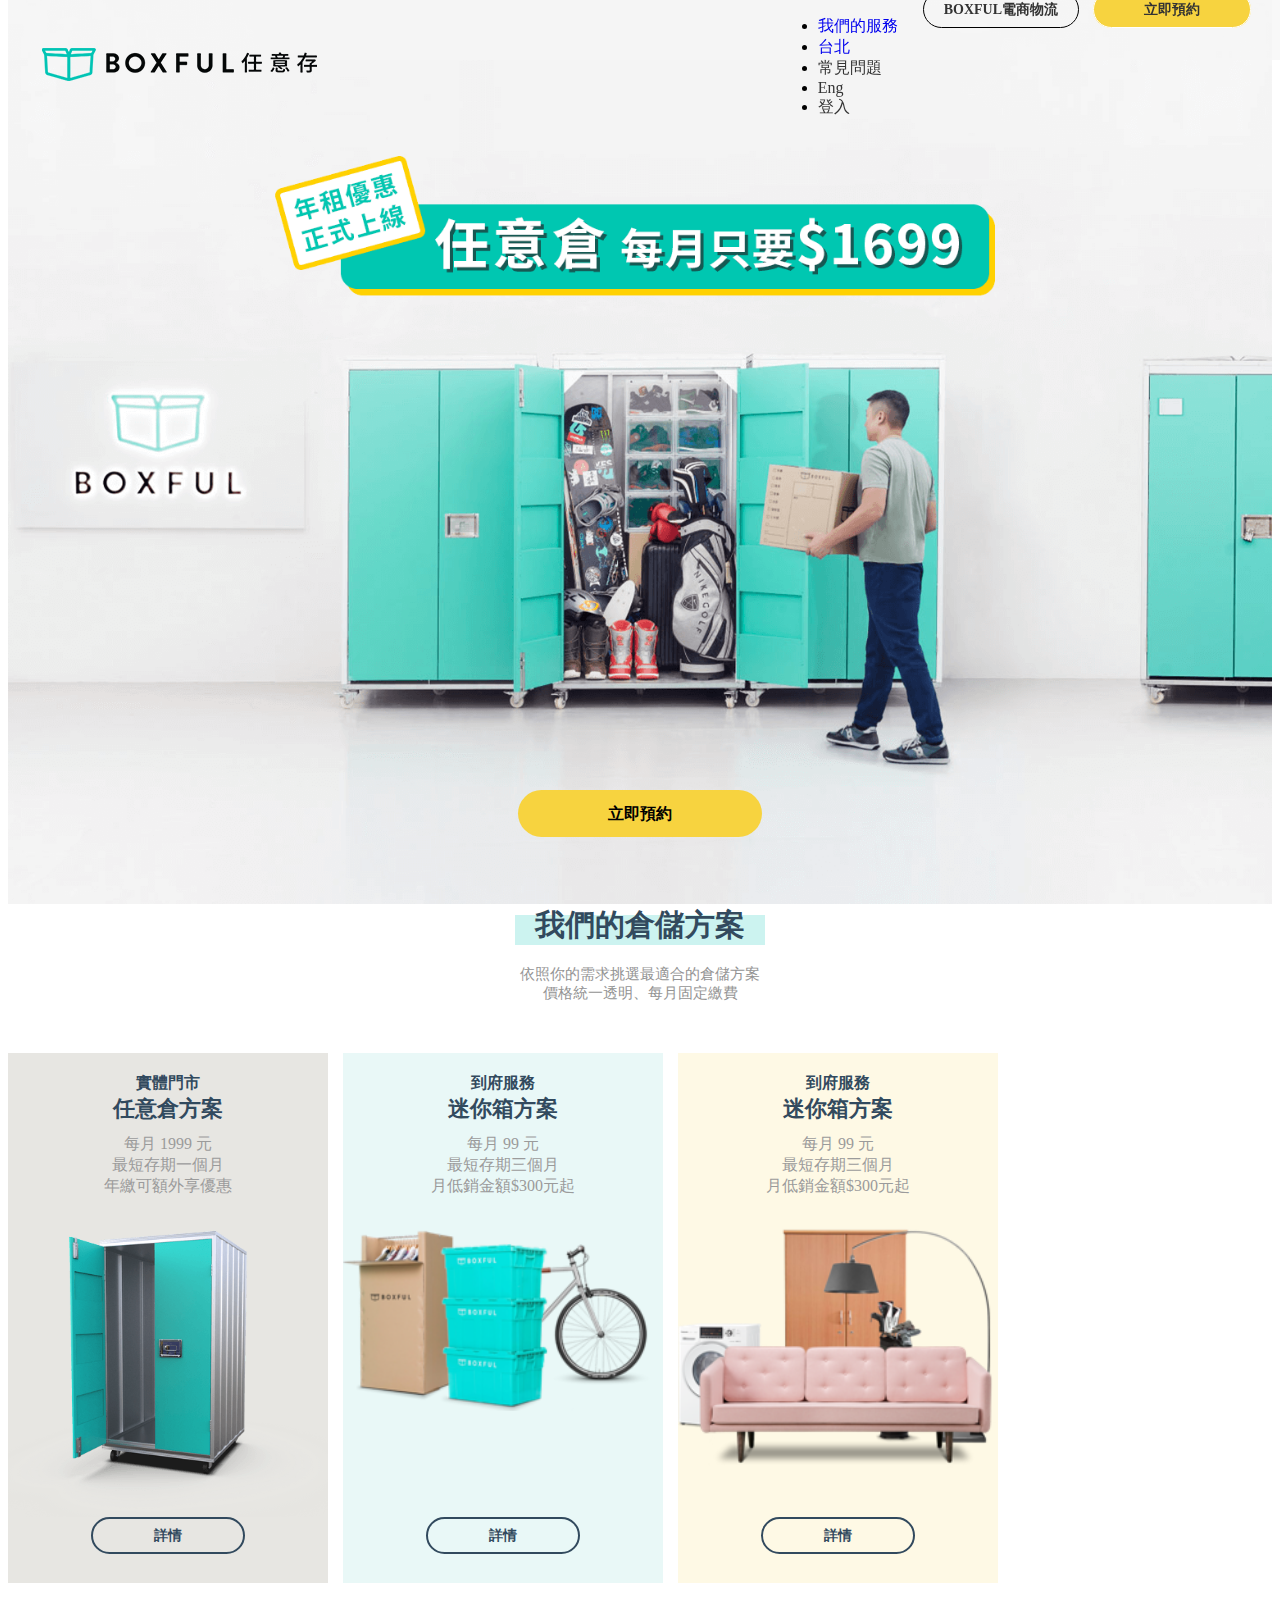
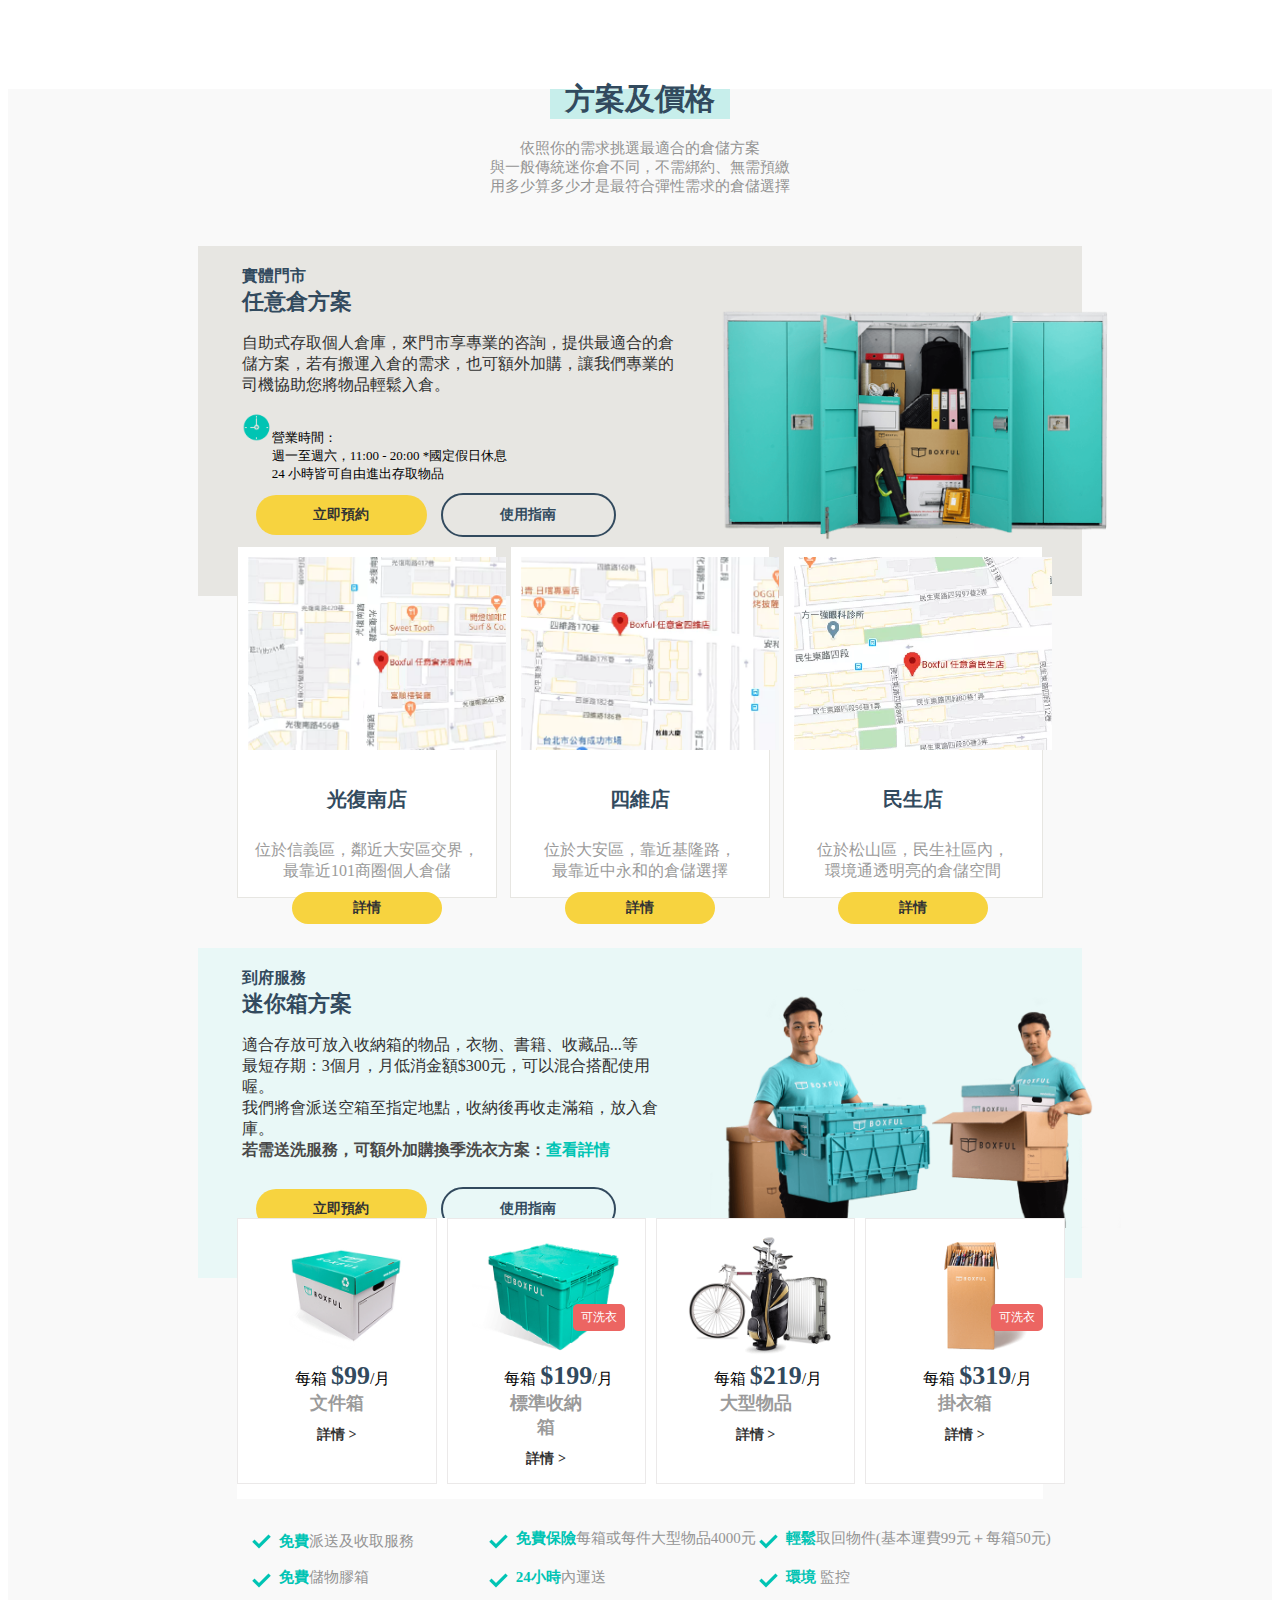
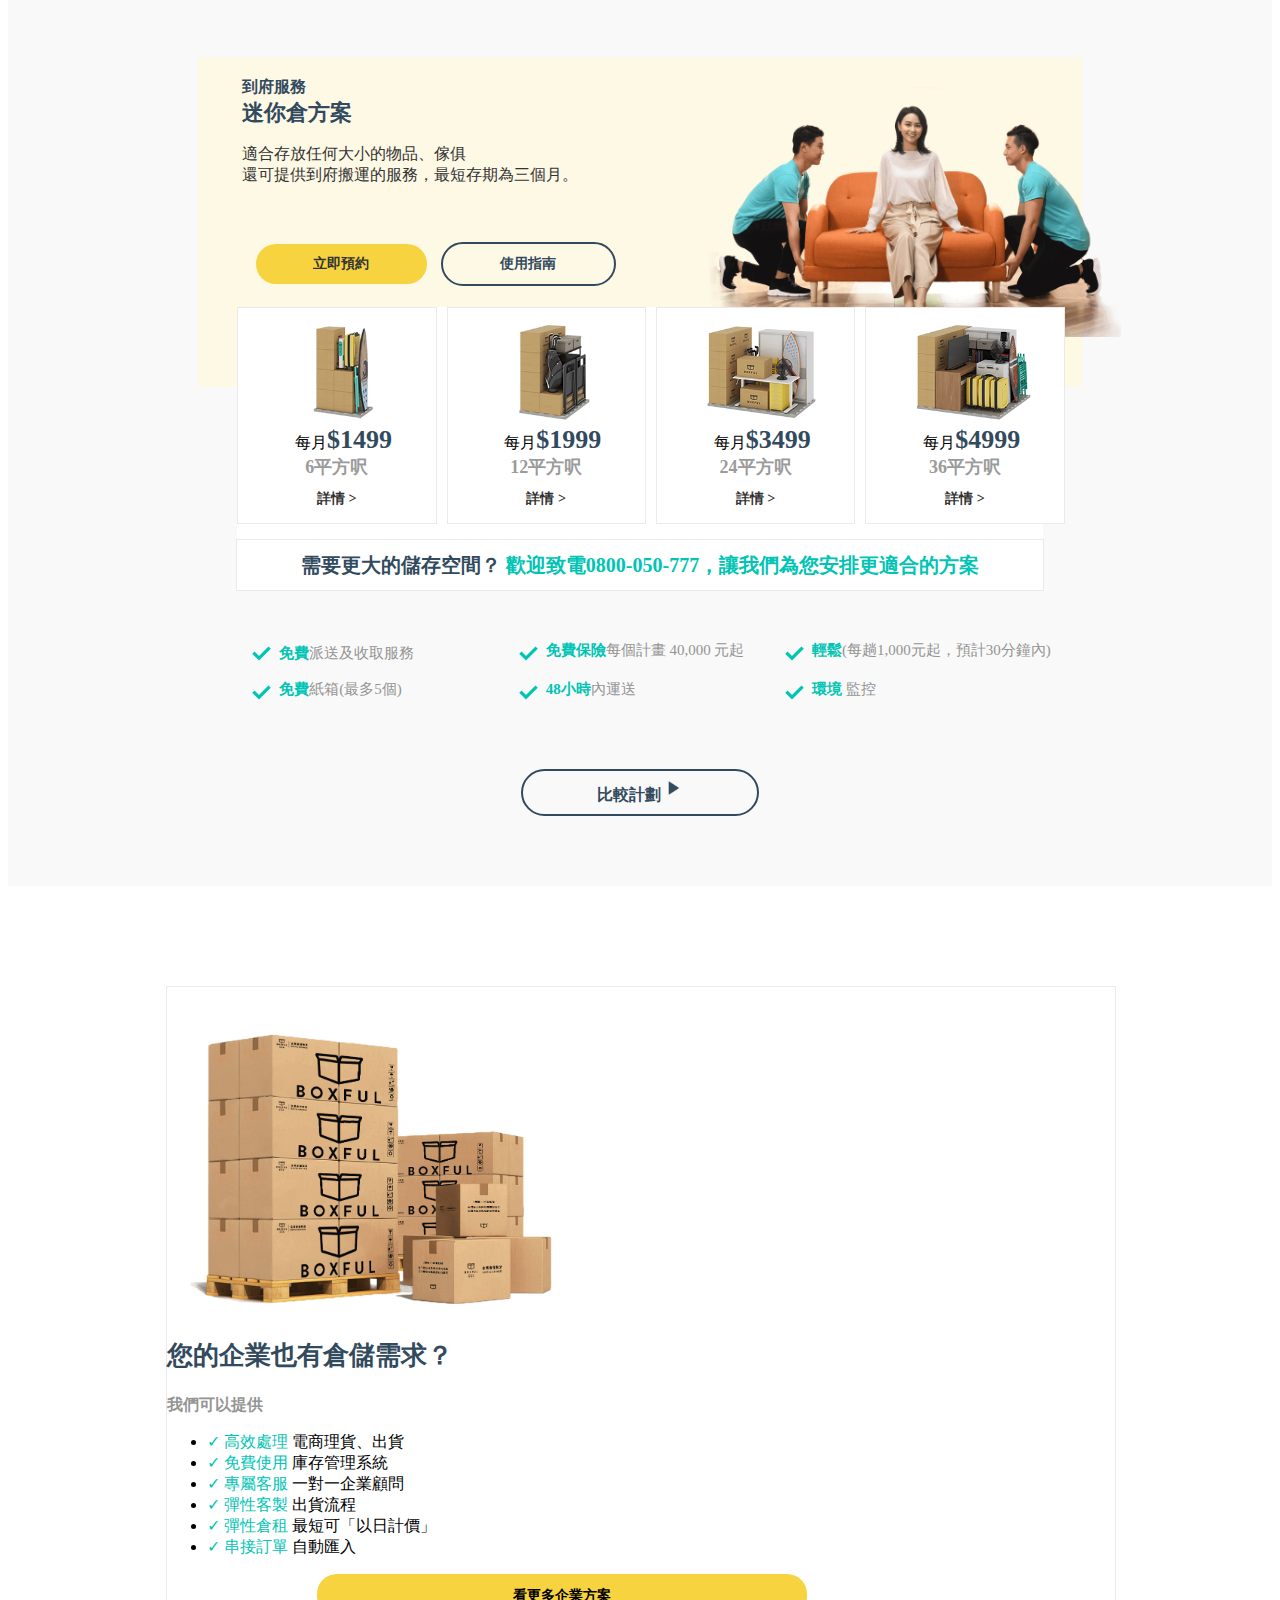
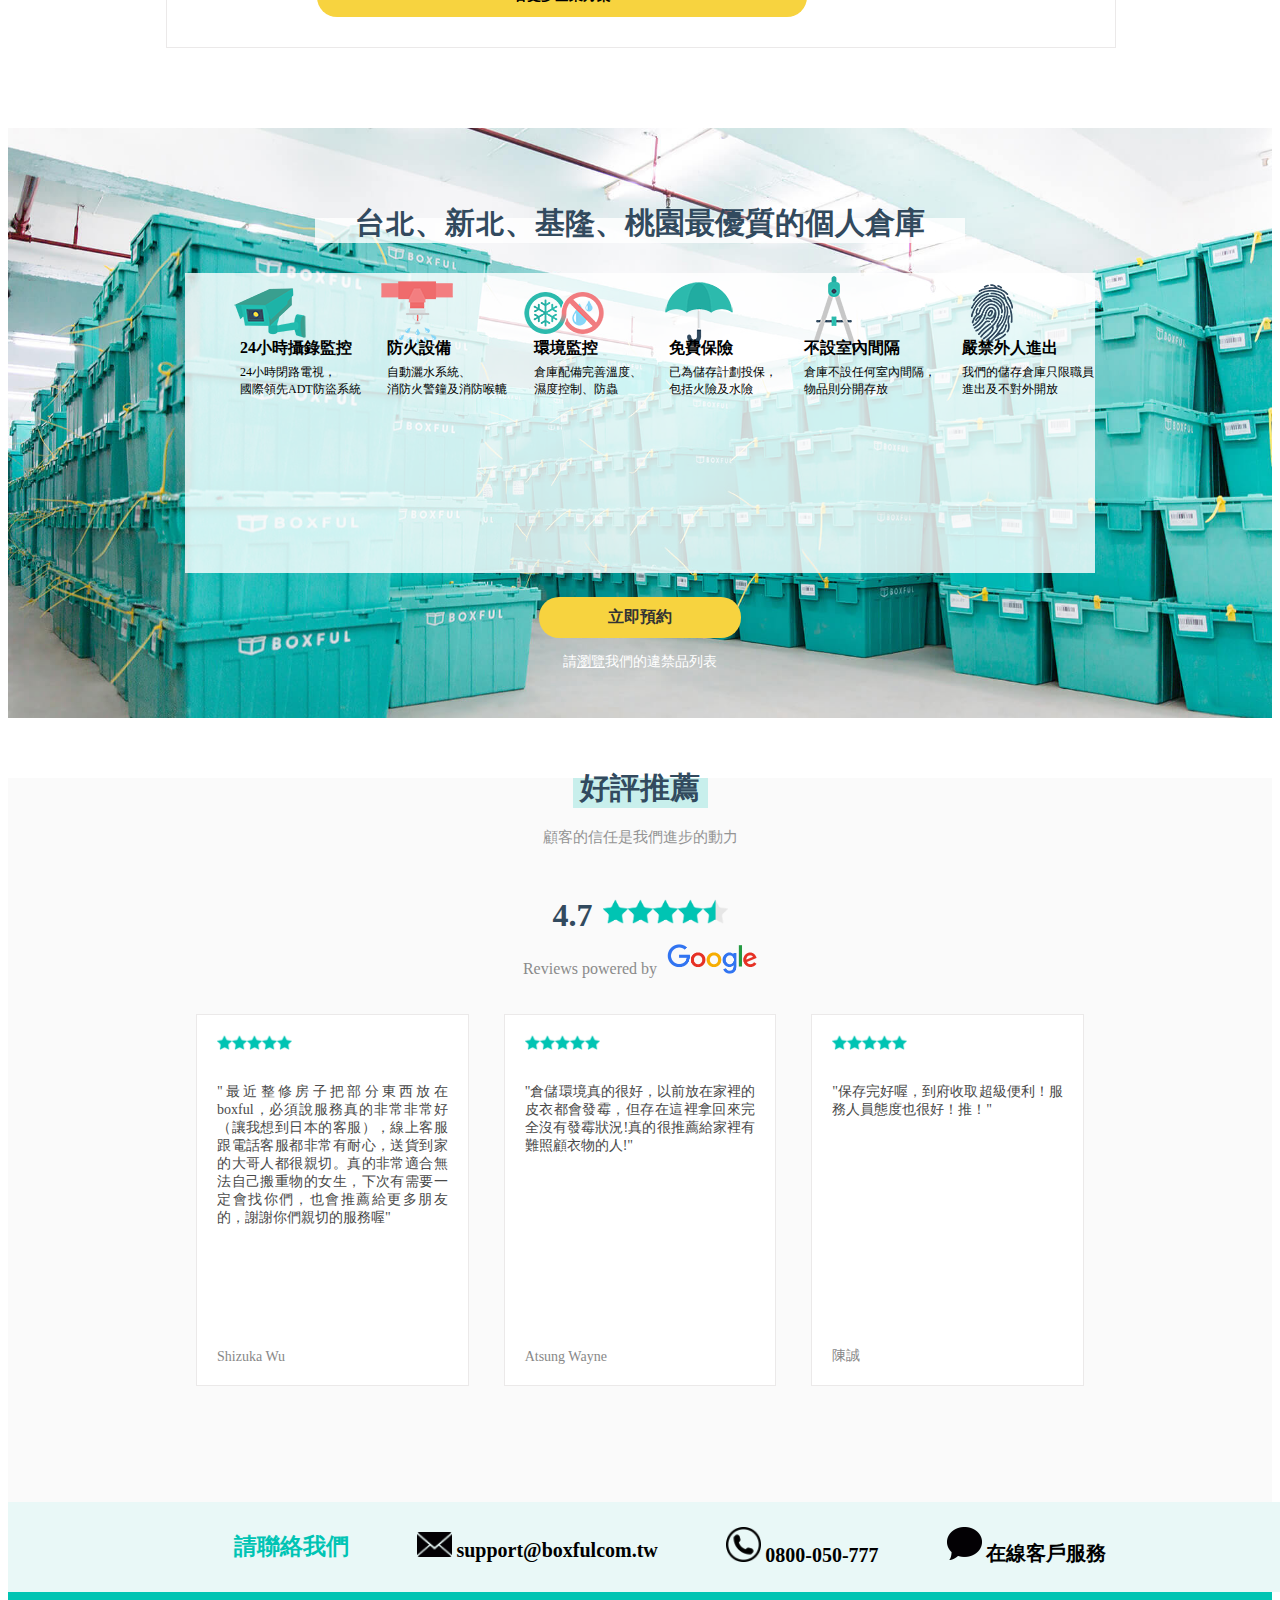
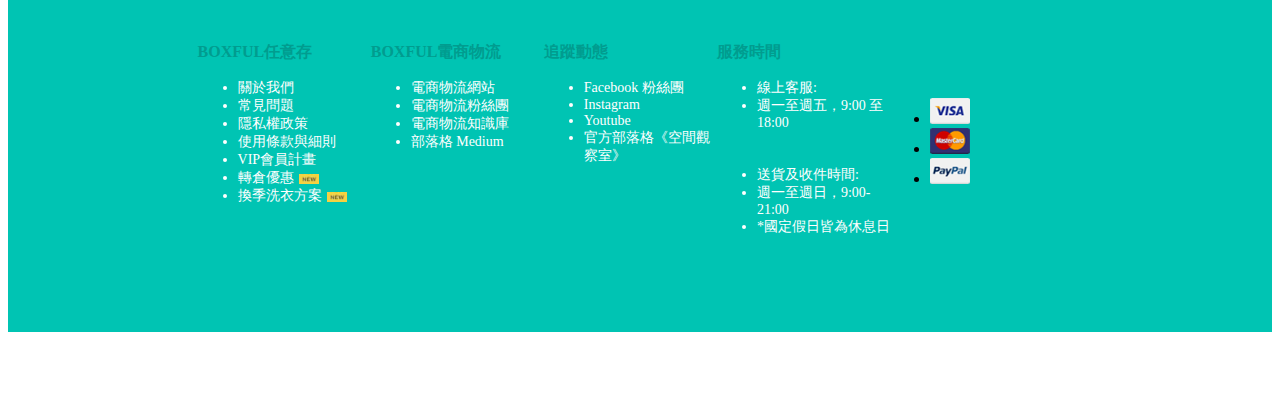
<file: rwd.html>
<!DOCTYPE html>
<html lang="en">
<head>
    <meta charset="UTF-8">
    <meta http-equiv="X-UA-Compatible" content="IE=edge">
    <meta name="viewport" content="width=device-width, initial-scale=1.0">
    <title>Boxful - 個人租倉庫、短期倉儲、小倉庫出租，到府收送！</title>
    <link rel="stylesheet" href="https://stackpath.bootstrapcdn.com/bootstrap/4.2.1/css/bootstrap.min.css" integrity="sha384-GJzZqFGwb1QTTN6wy59ffF1BuGJpLSa9DkKMp0DgiMDm4iYMj70gZWKYbI706tWS" crossorigin="anonymous">
    <link rel="stylesheet" href="https://cdnjs.cloudflare.com/ajax/libs/font-awesome/6.0.0/css/all.min.css" integrity="sha512-9usAa10IRO0HhonpyAIVpjrylPvoDwiPUiKdWk5t3PyolY1cOd4DSE0Ga+ri4AuTroPR5aQvXU9xC6qOPnzFeg==" crossorigin="anonymous" referrerpolicy="no-referrer" />
    <link rel="stylesheet" href="rwd.css">
    <link rel="shortcut icon" href="img/favicon.ico" /> 
</head>

<body>
    <div class="head">
        <div class="nav">
            <div class="nav-logo">
                <div class="nav-pic">
                    <img src="img/logo-rwd.webp" alt="">
                </div>
            </div>
            <div class="nav-bar">
                <div class="nav-left">
                    <ul class=" list-unstyled d-flex mb-0">
                       <li><a class="text-dark" href="#">我們的服務</a></li>
                       <li><a class="text-dark" href="#">台北</a></li>
                       <li><a class="green" href="#">常見問題</a></li>
                       <li><a class="green" href="#">Eng</a></li>
                       <li><a class="green" href="#">登入</a></li>
                   </ul>
               </div> 
                <div class="nav-right">
                    <div class="nav-btn">
                        <a class="a-nav" href="#"><div class="navbtn">Eng</div></a>
                        <a class="a-nav" href="#"><div class="navbtn">預約</div></a>
                        <a class="menu" href="#"><i class="fa-solid fa-bars"></i></a>
                    </div>
                </div>
                <div class="nav-pc-button">
                    <a class="navbtn navbtn1 text-decoration-none" href="#">BOXFUL電商物流</a>
                    <a class="navbtn navbtn2 text-decoration-none" href="#">立即預約</a>
                </div>
            </div>
        </div>
    </div>

    <div class="banner">
        <div class="banner-wrap">
            <div class="banner-pic">
                
            </div>
            <div class="banner-btn">
                <a href="#"><div class="banner-button">立即預約</div></a>
            </div>
            <div class="banner-pic-pc" >
                <img src="img/banner-pc.webp" alt="">
            </div>
            <div class="reservation">
                <a href="">立即預約</a>
            </div>
        </div>
    </div>

    <div class="container">
        <div class="row">
            <div class="storecase">
                <div class="text">
                        <div class="storecase-title">
                            <div><h2>我們的倉儲⽅案</h2></div>
                        </div>
                        <p>依照你的需求挑選最適合的倉儲⽅案<br>
                            價格統⼀透明、每⽉固定繳費
                        </p>
                </div>
                <div class="card-out">
                        <div class="cards">
                            <div class="card-wrap">
                                <div class="first-card">
                                    <div class="card-info">
                                        <div class="store-style">實體⾨市</div>
                                        <div class="store-name">任意倉方案</div>
                                        <div class="store-info">每⽉ 1999 元<br>
                                            最短存期一個月<br>
                                            年繳可額外享優惠<br>
                                        </div>
                                        <div class="img-wrap">
                                            <img src="img/card1.webp" alt="">
                                        </div>
                                        <div class="detail">
                                            <a href="">詳情</a>
                                        </div>
                                    </div>
                                </div>
                                <div class="sec-card">
                                    <div class="card-info">
                                        <div class="store-style">到府服務</div>
                                        <div class="store-name">迷你箱⽅案</div>
                                        <div class="store-info">每⽉ 99 元<br>
                                            最短存期三個⽉<br>
                                            月低銷金額$300元起<br>
                                        </div>
                                        <div class="img-wrap">
                                            <img src="img/card2.webp" alt="">
                                        </div>
                                        <div class="detail">
                                            <a href="">詳情</a>
                                        </div>
                                    </div>
                                </div>
                                <div class="third-card">
                                    <div class="card-info">
                                        <div class="store-style">到府服務</div>
                                        <div class="store-name">迷你箱⽅案</div>
                                        <div class="store-info">每⽉ 99 元<br>
                                            最短存期三個⽉<br>
                                            月低銷金額$300元起<br>
                                        </div>
                                        <div class="img-wrap">
                                            <img src="img/card3.webp" alt="">
                                        </div>
                                        <div class="detail">
                                            <a href="">詳情</a>
                                        </div>
                                    </div>
                                </div>
                            </div>
                        </div>
                </div>    
            </div>
        </div>
    </div> 

    <div class="lr-bg">
        <div class="bg-gray">
            <div class="container">
                <div class="row">
                    <div class="price">
                        <div class="price-text">
                            <div class="price-title">
                                <div><h2>方案及價格</h2></div>
                            </div>
                            <p>依照你的需求挑選最適合的倉儲⽅案<br>
                                與⼀般傳統迷你倉不同，不需綁約、無需預繳<br>
                                ⽤多少算多少才是最符合彈性需求的倉儲選擇
                            </p>
                        </div>
                    </div>
                </div>
            </div>
            <div class="gray-box">
                <div class="gray-box-border">
                    <div class="card-top">
                        <div class="text-info">
                            <div class="store-style">實體⾨市</div>
                            <div class="store-name">任意倉方案</div>
                            <p>自助式存取個人倉庫，來門市享專業的咨詢，提供最適合的倉儲方案，若有搬運入倉的需求，也可額外加購，讓我們專業的司機協助您將物品輕鬆入倉。</p>
                        </div>
                        <div class="open-time">
                            <div class="clock-wrap mr-1">
                                <img src="img/clock.webp" alt="">
                            </div>
                            <div class="opening-hour">
                                <div class="open-title">營業時間：</div>
                                <div class="open-time">
                                    週⼀⾄週六，11:00 - 20:00
                                    *國定假⽇休息 <br>
                                    24 ⼩時皆可⾃由進出存取物品</div>
                                </div>
                            </div>
                        <div class="longcard-btn">
                            <a class="lb l1" href="#">立即預約</a>
                            <a class="lb l2" href="#">使用指南</a>
                        </div>
                    </div> 
                    <div class="card-bottom">
                        <div class="card-bottom-wrap">
                            <img src="img/card-right.webp" alt="">
                        </div>
                    </div>  
                </div>
            </div>
            <div class="gray-box-border2">
                <div class="google-map-wrap">
                    <div class="google-map">
                        <div class="map">
                            <div class="map-pic">
                                <img src="img/map1.webp" alt="">
                            </div>
                        </div>    
                        <div class="map-info">
                            <div class="map-info-bor">
                                <h4 class="map-title">光復南店</h4>
                                <div class="map-p">
                                    位於信義區，鄰近⼤安區交界，
                                    最靠近101商圈個⼈倉儲
                                </div>
                                <div class="map-button">
                                    <a href="#"><div class="mapbut">詳情</div></a>
                                </div>
                            </div>
                        </div>    
                    </div> 
                    <div class="google-map">
                        <div class="map">
                            <div class="map-pic">
                                <img src="img/map2.webp" alt="">
                            </div>
                        </div>    
                        <div class="map-info">
                            <div class="map-info-bor">
                                <h4 class="map-title">四維店</h4>
                                <div class="map-p">
                                    位於⼤安區，靠近基隆路，
                                    最靠近中永和的倉儲選擇
                                </div>
                                <div class="map-button">
                                    <a href="#"><div class="mapbut">詳情</div></a>
                                </div>
                            </div>
                        </div>    
                    </div>
                    <div class="google-map">
                        <div class="map">
                            <div class="map-pic">
                                <img src="img/map2.webp" alt="">
                            </div>
                        </div>    
                        <div class="map-info">
                            <div class="map-info-bor">
                                <h4 class="map-title">民生店</h4>
                                <div class="map-p">
                                    位於松⼭區，⺠⽣社區內，
                                    環境通透明亮的倉儲空間
                                </div>
                                <div class="map-button">
                                    <a href="#"><div class="mapbut">詳情</div></a>
                                </div>
                            </div>
                        </div>    
                    </div>
                </div>
                <div class="longcard">
                    <div class="map1">
                        <div class="item">
                            <div class="map-pic1">
                                <img src="img/map1.webp" alt="">
                            </div>
                            <div class="map-right">
                                <div class="where">
                                    <div class="w-title">
                                        <h4>光復南店</h4>
                                    </div>
                                    <div class="w-info">
                                        位於信義區，鄰近⼤安區交界，<br> 最靠近101商圈個⼈倉儲
                                    </div>
                                    <div class="w-button">
                                        <a href="#">詳情</a>
                                    </div>
                                </div>
                            </div>
                        </div>
                        <div class="item">
                            <div class="map-pic1">
                                <img src="img/map2.webp" alt="">
                            </div>
                            <div class="map-right">
                                <div class="where">
                                    <div class="w-title">
                                        <h4>四維店</h4>
                                    </div>
                                    <div class="w-info">
                                        位於⼤安區，靠近基隆路， <br> 最靠近中永和的倉儲選擇
                                    </div>
                                    <div class="w-button">
                                        <a href="#">詳情</a>
                                    </div>
                                </div>
                            </div>
                        </div>
                        <div class="item">
                            <div class="map-pic1">
                                <img src="img/map3.webp" alt="">
                            </div>
                            <div class="map-right">
                                <div class="where">
                                    <div class="w-title">
                                        <h4>民生店</h4>
                                    </div>
                                    <div class="w-info">
                                        位於松⼭區，⺠⽣社區內， <br> 環境通透明亮的倉儲空間
                                    </div>
                                    <div class="w-button">
                                        <a href="#">詳情</a>
                                    </div>
                                </div>
                            </div>
                        </div>
                    </div>
                </div>       
            </div>
        </div>   

        <div class="bg-green">
            <div class="green-box">
                <div class="green-box-border2">
                    <div class="card-top">
                        <div class="text-info">
                            <div class="store-style">到府服務</div>
                            <div class="store-name">迷你箱⽅案</div>
                            <p>適合存放可放⼊收納箱的物品，⾐物、書籍、收藏品...等 <br>
                                最短存期：3個月，月低消金額$300元，可以混合搭配使用喔。<br>
                                我們將會派送空箱⾄指定地點，收納後再收⾛滿箱，放⼊倉庫。<br>
                                <span class="bold">若需送洗服務，可額外加購換季洗衣方案：<a href="#">查看詳情</a></span>
                        </div>
                        <div class="longcard-btn">
                            <a class="l1" href="#">立即預約</a>
                            <a class="lb l2" href="#">使用指南</a>
                        </div>
                    </div> 
                    <div class="card-bottom">
                        <div class="card-bottom-wrap-green">
                            <img src="img/card-right2.webp" alt="">
                        </div>
                    </div>  
                </div>
            </div>
            <div class="green-box-border">
                <div class="green-items">
                    <div class="g-item mr">
                        <div class="g-content">
                            <div class="g-pic">
                                <img src="img/g1.webp" alt="">
                            </div>
                            <div class="g-right">
                                <div class="g-title">每箱 <span>$99</span>/月</div>
                                <div class="g-sub">文件箱</div>
                                <div class="g-detail"><a href="#">詳情 ></a></div>
                            </div>

                        </div>
                    </div>
                    <div class="g-item mr">
                        <div class="g-content">
                            <div class="g-pic">
                                <img src="img/g2.png" alt="">
                                <span class="laundary">可洗衣</span>
                            </div>
                            <div class="g-right">
                                <div class="g-title">每箱 <span>$199</span>/月</div>
                                <div class="g-sub">標準收納箱</div>
                                <div class="g-detail"><a href="#">詳情 ></a></div>
                            </div>
                        </div>
                    </div>
                    <div class="g-item mr">
                        <div class="g-content">
                            <div class="g-pic">
                                <img src="img/g3.webp" alt="">
                            </div>
                            <div class="g-right">
                                <div class="g-title">每箱 <span>$219</span>/月</div>
                                <div class="g-sub">大型物品</div>
                                <div class="g-detail"><a href="#">詳情 ></a></div>
                            </div>
                        </div>
                    </div>
                    <div class="g-item">
                        <div class="g-content">
                            <div class="g-pic">
                                <img src="img/g4.webp" alt="">
                                <span class="laundary">可洗衣</span>
                            </div>
                            <div class="g-right">
                                <div class="g-title">每箱 <span>$319</span>/月</div>
                                <div class="g-sub">掛衣箱</div>
                                <div class="g-detail"><a href="#">詳情 ></a></div>
                            </div>
                        </div>
                    </div>
                </div>
            </div>
            <div class="green-box-border-check">
                <div class="check-out">
                    <div class="check-list-flex">
                        <div class="check-list">
                                <div class="check-wrap">
                                    <div class="check">
                                        <div><img src="img/check.webp" alt=""></div>
                                        <div class="check-word"><span>免費</span>派送及收取服務</div>
                                    </div>
                                </div>
                                <div class="check-wrap cl">
                                    <div class="check">
                                        <div><img src="img/check.webp" alt=""></div>
                                        <div><span>免費</span>儲物膠箱</div>
                                    </div>
                                </div>
                        </div>
                        <div class="check-list">
                            <div class="check-wrap">
                                <div class="check">
                                    <div><img src="img/check.webp" alt=""></div>
                                    <div><span>免費保險</span>每箱或每件⼤型物品4000元</div>
                                </div>
                            </div>
                            <div class="check-wrap cl">
                                <div class="check">
                                    <div><img src="img/check.webp" alt=""></div>
                                    <div><span>24小時</span>內運送</div>
                                </div>
                            </div>
                        </div>
                        <div class="check-list">
                            <div class="check-wrap">
                                <div class="check">
                                    <div><img src="img/check.webp" alt=""></div>
                                    <div><span>輕鬆</span>取回物件(基本運費99元＋每箱50元)</div>
                                </div>
                            </div>
                            <div class="check-wrap cl">
                                <div class="check">
                                    <div><img src="img/check.webp" alt=""></div>
                                    <div><span>環境</span> 監控</div>
                                </div>
                            </div>
                        </div>
                    </div>
                </div>
            </div>
        </div>

        <div class="bg-yellow">
            <div class="yellow-box">
                <div class="green-box-border2">
                    <div class="card-top">
                        <div class="text-info">
                            <div class="store-style">到府服務</div>
                            <div class="store-name">迷你倉⽅案</div>
                            <p>適合存放任何⼤⼩的物品、傢俱<br>
                                還可提供到府搬運的服務，最短存期為三個⽉。
                            </p>
                        </div>
                        <div class="longcard-btn">
                            <a class="l1" href="#">立即預約</a>
                            <a class="lb l2" href="#">使用指南</a>
                        </div>
                    </div> 
                    <div class="card-bottom">
                        <div class="card-bottom-wrap-yellow">
                            <img src="img/card-right3.webp" alt="">
                        </div>
                    </div>  
                </div>
            </div>
            <div class="green-box-border">
                <div class="green-items">
                    <div class="g-item mr">
                        <div class="g-content">
                            <div class="g-pic">
                                <img src="img/y1.webp" alt="">
                            </div>
                            <div class="g-right">
                                <div class="g-title">每月<span>$1499</span></div>
                                <div class="g-sub">6平方呎</div>
                                <div class="g-detail"><a href="#">詳情 ></a></div>
                            </div>

                        </div>
                    </div>
                    <div class="g-item mr">
                        <div class="g-content">
                            <div class="g-pic">
                                <img src="img/y2.webp" alt="">
                            </div>
                            <div class="g-right">
                                <div class="g-title">每月<span>$1999</span></div>
                                <div class="g-sub">12平方呎</div>
                                <div class="g-detail"><a href="#">詳情 ></a></div>
                            </div>
                        </div>
                    </div>
                    <div class="g-item mr">
                        <div class="g-content">
                            <div class="g-pic">
                                <img src="img/y3.webp" alt="">
                            </div>
                            <div class="g-right">
                                <div class="g-title">每月<span>$3499</span></div>
                                <div class="g-sub">24平方呎</div>
                                <div class="g-detail"><a href="#">詳情 ></a></div>
                            </div>
                        </div>
                    </div>
                    <div class="g-item">
                        <div class="g-content">
                            <div class="g-pic">
                                <img src="img/y4.webp" alt="">
                            </div>
                            <div class="g-right">
                                <div class="g-title">每月<span>$4999</span></div>
                                <div class="g-sub">36平方呎</div>
                                <div class="g-detail"><a href="#">詳情 ></a></div>
                            </div>
                        </div>
                    </div>
                </div>
            </div>
            <div class="green-box-border">
                <div class="more-space">
                    <div class="space-text">
                        需要更大的儲存空間？
                    <span>歡迎致電0800-050-777，讓我們為您安排更適合的方案</span>
                    </div>
                </div>
            </div>
            <div class="green-box-border-check">
                <div class="check-out">
                    <div class="check-list-flex yol">
                        <div class="check-list">
                                <div class="check-wrap">
                                    <div class="check">
                                        <div><img src="img/check.webp" alt=""></div>
                                        <div class="check-word"><span>免費</span>派送及收取服務</div>
                                    </div>
                                </div>
                                <div class="check-wrap cl">
                                    <div class="check">
                                        <div><img src="img/check.webp" alt=""></div>
                                        <div><span>免費</span>紙箱(最多5個)</div>
                                    </div>
                                </div>
                        </div>
                        <div class="check-list">
                            <div class="check-wrap">
                                <div class="check">
                                    <div><img src="img/check.webp" alt=""></div>
                                    <div><span>免費保險</span>每個計畫 40,000 元起</div>
                                </div>
                            </div>
                            <div class="check-wrap cl">
                                <div class="check">
                                    <div><img src="img/check.webp" alt=""></div>
                                    <div><span>48小時</span>內運送</div>
                                </div>
                            </div>
                        </div>
                        <div class="check-list">
                            <div class="check-wrap">
                                <div class="check">
                                    <div><img src="img/check.webp" alt=""></div>
                                    <div><span>輕鬆</span>(每趟1,000元起，預計30分鐘內)</div>
                                </div>
                            </div>
                            <div class="check-wrap cl">
                                <div class="check">
                                    <div><img src="img/check.webp" alt=""></div>
                                    <div><span>環境</span> 監控</div>
                                </div>
                            </div>
                        </div>
                    </div>
                </div>
            </div>
            <div class="green-box-border">
                <div class="compare-plan">
                    <div class="compare-button">
                        <a href="#">
                            <div>比較計劃
                                <div class="triangle">
                                <img src="img/triangle.webp" alt="">
                                </div>
                            </div>
                        </a>
                    </div>
                </div>
            </div>
        </div>

        <div class="green-box-border">
            <div class="require">
                <div class="require-border">
                    <div class="require-title">
                        <h3>您的企業也有倉儲需求？</h3>
                    </div>
                    <div class="require-img">
                        <img src="img/require.webp" alt="">
                    </div>
                    <div class="require-p">
                        <div class="require-to">
                            我們可以提供
                        </div>
                        <div class="require-info">
                            <p><span>✓ 高效處理</span>電商理貨、出貨</p>
                            <p><span>✓ 免費使用</span>庫存管理系統</p>
                            <p><span>✓ 專屬客服</span>一對一企業顧問</p>
                            <p><span>✓ 彈性客製</span>出貨流程</p>
                            <p><span>✓ 彈性倉租</span>最短可「以日計價」</p>
                            <p><span>✓ 串接訂單</span>自動匯入</p>
                        </div>
                    </div>
                    <div class="require-button">
                        <a href="#">看更多企業方案</a>
                    </div>
                </div>
            </div>
        </div>
    </div>

    <div class="container">
            <div class="row">
                <div class="longcard">
                    <div class="require-pc d-flex justify-content-center">
                        <div class="require-pc-left">
                            <div class="require-pc-pic">
                                <img src="img/require.webp" alt="">
                            </div>
                        </div>
                        <div class="require-pc-right ml-5">
                            <h2>您的企業也有倉儲需求？</h2>
                            <p>我們可以提供</p>
                            <ul class="list-unstyled provide">
                                <li><span>✓ 高效處理 </span>電商理貨、出貨</li>
                                <li><span>✓ 免費使用 </span>庫存管理系統</li>
                                <li><span>✓ 專屬客服 </span> 一對一企業顧問</li>
                                <li><span>✓ 彈性客製 </span>出貨流程</li>
                                <li><span>✓ 彈性倉租 </span>最短可「以日計價」</li>
                                <li><span>✓ 串接訂單 </span>自動匯入</li>
                            </ul>
                            <div class="require-pc-button">
                                <a href="#">看更多企業方案</a>
                            </div>
                        </div>
                    </div>
                </div>
            </div>
    </div>

    <div class="section">
        <div class="section-pic">
            <img src="img/section.jpg" alt="">
        </div>
        <div class="section-content">
            <div class="sec-title">
                <div><h4>台北、新北、基隆、桃園最優質的個人倉庫</h4></div>
            </div>
            <div class="section-box">
                <div class="box-items">
                    <div class="boxes">
                        <div class="box">
                            <div class="box-left">
                                <img src="img/box1.png" alt="">
                            </div>
                            <div class="box-right">
                                <div class="ri-title">
                                    24小時攝錄監控
                                </div>
                                <div class="ri-content">
                                    24小時閉路電視，
                                    國際領先ADT防盜系統
                                </div>
                            </div>
                        </div>
                        <div class="box">
                            <div class="box-left">
                                <img src="img/box2.png" alt="">
                            </div>
                            <div class="box-right">
                                <div class="ri-title"> 
                                    防火設備
                                </div>
                                <div class="ri-content">
                                    自動灑水系統、
                                    消防火警鐘及消防喉轆
                                </div>
                            </div>
                        </div>
                        <div class="box">
                            <div class="box-left">
                                <img src="img/box3.png" alt="">
                            </div>
                            <div class="box-right">
                                <div class="ri-title">
                                    環境監控
                                </div>
                                <div class="ri-content">
                                    倉庫配備完善溫度、
                                    濕度控制、防蟲
                                </div>
                            </div>
                        </div>
                        <div class="box">
                            <div class="box-left">
                                <img src="img/box4.png" alt="">
                            </div>
                            <div class="box-right">
                                <div class="ri-title">
                                    免費保險
                                </div>
                                <div class="ri-content">
                                    已為儲存計劃投保，
                                    包括火險及水險
                                </div>
                            </div>
                        </div>
                        <div class="box">
                            <div class="box-left">
                                <img src="img/box5.png" alt="">
                            </div>
                            <div class="box-right">
                                <div class="ri-title">
                                    不設室內間隔
                                </div>
                                <div class="ri-content">
                                    倉庫不設任何室內間隔，
                                    物品則分開存放
                                </div>
                            </div>
                        </div>
                        <div class="box">
                            <div class="box-left">
                                <img src="img/box6.png" alt="">
                            </div>
                            <div class="box-right">
                                <div class="ri-title">
                                    嚴禁外人進出
                                </div>
                                <div class="ri-content">
                                    我們的儲存倉庫只限職員 
                                    進出及不對外開放
                                </div>
                            </div>
                        </div>
                    </div>
                </div>
            </div>

            <div class="section-box1">
                <div class="box-items1 mt-5">
                    <div class="boxes1">
                        <div class="box1 d-flex col-md-4 mb-4 align-items-center mt-4">
                            <div class="box1-left">
                                <img src="img/box1.png" alt="">
                            </div>
                            <div class="box1-right d-flex">
                                <div class="ri-title1">
                                    24小時攝錄監控
                                </div>
                                <div class="ri-content1">
                                    24小時閉路電視， <br>
                                    國際領先ADT防盜系統
                                </div>
                            </div>
                        </div>
                        <div class="box1 d-flex col-md-4 mb-4 align-items-center mt-4">
                            <div class="box1-left">
                                <img src="img/box2.png" alt="">
                            </div>
                            <div class="box1-right d-flex">
                                <div class="ri-title1"> 
                                    防火設備
                                </div>
                                <div class="ri-content1">
                                    自動灑水系統、<br>
                                    消防火警鐘及消防喉轆
                                </div>
                            </div>
                        </div>
                        <div class="box1 d-flex col-md-4 mb-4 align-items-center mt-4">
                            <div class="box1-left">
                                <img src="img/box3.png" alt="">
                            </div>
                            <div class="box1-right d-flex">
                                <div class="ri-title1">
                                    環境監控
                                </div>
                                <div class="ri-content1">
                                    倉庫配備完善溫度、 <br>
                                    濕度控制、防蟲
                                </div>
                            </div>
                        </div>
                        <div class="box1 d-flex col-md-4 mb-5 align-items-center mt-4">
                            <div class="box1-left">
                                <img src="img/box4.png" alt="">
                            </div>
                            <div class="box1-right d-flex">
                                <div class="ri-title1">
                                    免費保險
                                </div>
                                <div class="ri-content1">
                                    已為儲存計劃投保， <br>
                                    包括火險及水險
                                </div>
                            </div>
                        </div>
                        <div class="box1 d-flex col-md-4 mb-5 align-items-center mt-4">
                            <div class="box1-left">
                                <img src="img/box5.png" alt="">
                            </div>
                            <div class="box1-right d-flex">
                                <div class="ri-title1">
                                    不設室內間隔
                                </div>
                                <div class="ri-content1">
                                    倉庫不設任何室內間隔， <br>
                                    物品則分開存放
                                </div>
                            </div>
                        </div>
                        <div class="box1 d-flex col-md-4 mb-5 align-items-center mt-4">
                            <div class="box1-left">
                                <img src="img/box6.png" alt="">
                            </div>
                            <div class="box1-right d-flex">
                                <div class="ri-title1">
                                    嚴禁外人進出
                                </div>
                                <div class="ri-content1">
                                    我們的儲存倉庫只限職員 <br>
                                    進出及不對外開放
                                </div>
                            </div>
                        </div>
                    </div>
                </div>
            </div>

            <div class="section-buttona">
                <a href="#">立即預約</a>
            </div>
            <div class="restriction">
                <p>請<a href="#">瀏覽</a>我們的違禁品列表</p>
            </div>

        </div>
    </div>

    <div class="review-part">
        <div class="container">
            <div class="row">
                <div class="review">
                    <div class="review-title">
                        <div><h2>好評推薦</h2></div>
                    </div>
                    <p>顧客的信任是我們進步的動力</p>
                </div>
            </div>
        </div>
        <div class="google-review">
            <div class="review-score">
                <div class="score-wrap">
                    <div class="num">4.7</div>
                    <div class="star">
                        <div class="star-pic mr-2">
                            <img src="img/star.png" alt="">
                        </div>
                        <div class="star-pic mr-2">
                            <img src="img/star.png" alt="">
                        </div>
                        <div class="star-pic mr-2">
                            <img src="img/star.png" alt="">
                        </div>
                        <div class="star-pic mr-2">
                            <img src="img/star.png" alt="">
                        </div>
                        <div class="star-pic mr-2">
                            <img src="img/star2.png" alt="">
                        </div>
                    </div>
                </div>
            </div>
            <div class="review-by">
                <a href="#">Reviews powered by<img src="img/google.png" alt=""></a>
                
            </div>
        </div>
        <div class="review-post">
                <div class="post-border">
                    <div class="post">
                        <div class="star-area">
                            <div class="stars mr-2">
                                <img src="img/star.png" alt="">
                            </div>
                            <div class="stars mr-2">
                                <img src="img/star.png" alt="">
                            </div>
                            <div class="stars mr-2">
                                <img src="img/star.png" alt="">
                            </div>
                            <div class="stars mr-2">
                                <img src="img/star.png" alt="">
                            </div>
                            <div class="stars mr-2">
                                <img src="img/star.png" alt="">
                            </div>
                        </div>
                        <p class="">
                            "最近整修房子把部分東西放在boxful，必須說服務真的非常非常好（讓我想到日本的客服），線上客服跟電話客服都非常有耐心，送貨到家的大哥人都很親切。真的非常適合無法自己搬重物的女生，下次有需要一定會找你們，也會推薦給更多朋友的，謝謝你們親切的服務喔"
                        </p>
                        <div class="author">
                            Shizuka Wu
                        </div>
                    </div>
                    
                </div>
                <div class="post-border">
                    <div class="post">
                        <div class="star-area">
                            <div class="stars mr-2">
                                <img src="img/star.png" alt="">
                            </div>
                            <div class="stars mr-2">
                                <img src="img/star.png" alt="">
                            </div>
                            <div class="stars mr-2">
                                <img src="img/star.png" alt="">
                            </div>
                            <div class="stars mr-2">
                                <img src="img/star.png" alt="">
                            </div>
                            <div class="stars mr-2">
                                <img src="img/star.png" alt="">
                            </div>
                        </div>
                        <p class="mb-3">
                            "倉儲環境真的很好，以前放在家裡的皮衣都會發霉，但存在這裡拿回來完全沒有發霉狀況!真的很推薦給家裡有難照顧衣物的人!"
                        </p>
                        <div class="author">
                            Atsung Wayne
                        </div>
                    </div>
                    
                </div>
                <div class="post-border">
                    <div class="post">
                        <div class="star-area">
                            <div class="stars mr-2">
                                <img src="img/star.png" alt="">
                            </div>
                            <div class="stars mr-2">
                                <img src="img/star.png" alt="">
                            </div>
                            <div class="stars mr-2">
                                <img src="img/star.png" alt="">
                            </div>
                            <div class="stars mr-2">
                                <img src="img/star.png" alt="">
                            </div>
                            <div class="stars mr-2">
                                <img src="img/star.png" alt="">
                            </div>
                        </div>
                        <p class="">
                            "保存完好喔，到府收取超級便利！服務人員態度也很好！推！"
                        </p>
                        <div class="author">
                            陳誠
                        </div>
                    </div>
                    
                </div>
            </div>
    </div>

    <div class="contact-wrap">
        <div class="contact-border">
            
            <div class="contact">
                <div class="please">請聯絡我們</div>
                <div class="mail">
                    <img class="mr-2" src="img/mail.png" alt="">
                    <a href="mailto:support@boxful.com.tw">support@boxfulcom.tw</a>
                </div>
                <div class="phnoe">
                    <img class="mr-2" src="img/phone.png" alt="">
                    <a href="#">0800-050-777</a>
                </div>
                <div class="chat">
                    <img class="mr-2" src="img/chat.png" alt="">
                    <a href="#">在線客戶服務</a>
                </div>
            </div>
        </div>
        

    </div>

    <div class="footer-wrap">
        <div class="footer">
            <div class="foot bo">
                <div class="f-head mb-3">BOXFUL任意存</div>
                <div class="handle">+</div>
                <div class="f-content">
                    <ul class="list-unstyled">
                        <a href="#">
                            <li class="mb-2">關於我們</li>
                        </a>
                        <a href="#">
                            <li class="mb-2">常⾒問題</li>
                        </a>
                        <a href="#">
                            <li class="mb-2">隱私權政策</li>
                        </a>
                        <a href="#">
                            <li class="mb-2">使⽤條款與細則</li>
                        </a>
                        <a href="#">
                            <li class="mb-2">VIP會員計畫</li>
                        </a>
                        <a class="new-tag" href="#">
                            <li class="mb-2">轉倉優惠<img src="img/new.webp" alt=""></li>
                        </a>
                        <a class="new-tag" href="#">
                            <li class="mb-2">換季洗衣方案<img src="img/new.webp" alt=""></li>
                        </a>
                    </ul>
                </div>
            </div>
            <div class="foot bo">
                <div class="f-head mb-3">BOXFUL電商物流</div>
                <div class="handle">+</div>
                <div class="f-content">
                    <ul class="list-unstyled">
                        <a href="#">
                            <li class="mb-2">電商物流網站</li>
                        </a>
                        <a href="#">
                            <li class="mb-2">電商物流粉絲團</li>
                        </a>
                        <a href="#">
                            <li class="mb-2">電商物流知識庫</li>
                        </a>
                        <a href="#">
                            <li class="mb-2">部落格 Medium</li>
                        </a>
                    </ul>
                </div>
            </div>
            <div class="foot bo">
                <div class="f-head mb-3">追蹤動態</div>
                <div class="handle">+</div>
                <div class="f-content">
                    <ul class="list-unstyled">
                        <a href="#">
                            <li class="mb-2">Facebook 粉絲團</li>
                        </a>
                        <a href="#">
                            <li class="mb-2">Instagram</li>
                        </a>
                        <a href="#">
                            <li class="mb-2">Youtube</li>
                        </a>
                        <a href="#">
                            <li class="mb-2">官⽅部落格《空間觀察室》</li>
                        </a>
                    </ul>
                </div>
            </div>
            <div class="foot la">
                <div class="f-head mb-3">服務時間</div>
                <div class="handle">+</div> 
                <div class="f-content">
                    <ul class="list-unstyled">
                        <li class="mb-2">線上客服:</li>
                        <li class="mb-2">週⼀⾄週五，9:00 ⾄ 18:00</li>
                        <li class="mb-2 delivery">送貨及收件時間:</li>
                        <li class="mb-2">週⼀⾄週⽇，9:00-21:00</li>
                        <li class="mb-2">*國定假⽇皆為休息⽇</li>
                    </ul>
                </div>
            </div>
            <div class="credit-card">
                    <ul class="list-unstyled d-flex justify-content-center">
                        <li class="mr-2"><img src="img/f1.png" alt=""></li>
                        <li class="mr-2"><img src="img/f2.png" alt=""></li>
                        <li class="mr-2"><img src="img/f3.png" alt=""></li>
                    </ul>
            </div> 
        </div> 
        
    </div>


    <script src="https://code.jquery.com/jquery-3.3.1.slim.min.js" integrity="sha384-q8i/X+965DzO0rT7abK41JStQIAqVgRVzpbzo5smXKp4YfRvH+8abtTE1Pi6jizo" crossorigin="anonymous"></script>
    <script src="https://cdnjs.cloudflare.com/ajax/libs/popper.js/1.14.6/umd/popper.min.js" integrity="sha384-wHAiFfRlMFy6i5SRaxvfOCifBUQy1xHdJ/yoi7FRNXMRBu5WHdZYu1hA6ZOblgut" crossorigin="anonymous"></script>
    <script src="https://stackpath.bootstrapcdn.com/bootstrap/4.2.1/js/bootstrap.min.js" integrity="sha384-B0UglyR+jN6CkvvICOB2joaf5I4l3gm9GU6Hc1og6Ls7i6U/mkkaduKaBhlAXv9k" crossorigin="anonymous"></script>
</body>
</html>
</file>
<file: rwd.css>
/* ---header----------------------------------------------------- */
/* *{
    outline: 1px solid red;
} */
.head{
    width: 100%;
    height: 50px;
    background: rgba(245, 245, 245, 0.74);
    display: flex;
    align-items: center;
    position: fixed !important;
    top: 0;
    z-index: 10;
}
.nav{
    width: 85%;
    margin: auto;
    display: flex;
    justify-content: space-between;
    align-items: center;
}
.nav-logo{
    width: 50%;
}
.nav-pic{
    width: 90%; 
}
.nav-pic img{
    width: 100%;
    max-width: 140px;
}   
.nav-right .nav-btn{
    display: flex;
    justify-content: space-between;
    align-items: center;
}
.navbtn{
    margin-right: 5px;
    border: 1px solid #00c4b4;
    border-radius: 20px;
    padding: 3px 8px;
    font-size: 14px;
    font-weight: bold;
}
.nav-btn a{
    text-decoration: none;
    color: #00c4b4;
}
.nav-btn .menu{
    color: #333;
    font-size: 25px;
    margin-right: 5px;
    margin-left: 5px;
}
.nav-left{
    display: none;
}
.nav-pc-button{
    display: none;
}
/* ---banner--------------------------------------------------------- */
.reservation{
    display: none;
}
.banner-pic-pc{
    display: none;
}
.banner-pic{
    height: 600px;
    width: 100%;
}
.banner-pic{
    width: 100%;
    background: url(img/banner-rwd.webp);
    background-repeat: no-repeat;
    background-position: -20px 50px;
    background-size: cover;
}
.banner-btn{
    background: #f7d33f;
    width: 70%;
    margin: auto;
    text-align: center;
    border-radius: 20px;
    padding: 5px 0;
    margin-top: -70px;
}
.banner-btn a{
    color: #333;
    text-decoration: none;
}
.banner-btn:hover{
    background: #dbba34
}
.banner-btn:hover a{
    color: white;
}
/* ---我們的倉儲⽅案----------------------------------------- */
.storecase{
    margin: auto;
    margin-top:90px;
}
.text{
    text-align: center;
}
.storecase-title h2{
    font-size: 20px;
    font-weight: bolder;
    color: #324a5e;
    transform: translateY(-10px);
}
.storecase p{
    color: #949494;
    font-size: 15px;
    margin-top: 20px;
}
.storecase-title{
    width: 100%;
}
.storecase-title>div{
    background: rgba(0,196,179,.2);
    width: 160px;
    height: 15px;
    margin: auto;
}
/* ------我們的倉儲方案mycard------------------------ */
.first-card{
    background: #e7e6e2;
    height: 530px;
    margin-bottom: 16px;
}
.sec-card{
    background: #e9f8f7;
    height: 530px;
    margin-bottom: 16px;
}
.third-card{
    background: #fef9e5;
    height: 530px;
    margin-bottom: 16px;
}
.card-info{
    text-align: center;
    padding-top: 20px;
}
.store-style{
    font-size: 16px;
    color: #324a5e;
    font-weight: bolder;
}
.store-name{
    font-size: 22px;
    color: #324a5e;
    margin-bottom: 10px;
    font-weight: bolder;
}
.store-info{
    color: #9b9b9b;
}
.detail{
    border: 2px solid #324a5e;
    border-radius: 20px;
    width: 300px;
    margin: auto;
    line-height: 2rem;
}
.detail a{
    text-decoration: none;
    font-size: 14px;
    color: #324a5e;
    font-weight: bolder;
}
.detail:hover{
    background: #324a5e;
}
.detail:hover a{
    color: white;
}
.img-wrap{
    width: 320px;
    height: 320px;
    margin: auto;
}
.img-wrap img{
    width: 100%;
}
.sec-card .store-info{
    margin-bottom: 30px;
}
.sec-card .detail{
    margin-top: -30px;
}
.third-card .store-info{
    margin-bottom: 30px;
}
.third-card .detail{
    margin-top: -30px;
}
/* ------方案及價格------------------------------ */
.price{
    margin: auto;
    margin-top: 90px;
    text-align: center;
}
.price-title h2{
    font-size: 20px;
    font-weight: bolder;
    color: #324a5e;
    transform: translateY(-10px);
}
.price p{
    color: #949494;
    font-size: 15px;
    margin-top: 20px;
}
.price-title{
    width: 100%;
}
.price-title>div{
    background: rgba(0,196,179,.2);
    width: 120px;
    height: 15px;
    margin: auto;
}
/* ------任意倉方案------------------------ */
.gray-box{
    background: #e7e6e2;
    margin-top: 30px;
}
.gray-box-border{
    width: 85%;
    margin: auto;
    padding-top: 20px;
    background: #e7e6e2;
}
.card-top{
    display: flex;
    flex-direction: column;
    justify-content: space-between;
}
.text-info p{
    color: #333;
}
.clock-wrap{
    width: 30px;
    height: 30px;
    
}
.clock-wrap img{
    width: 100%;
}
.open-time{
    display: flex;
    align-items:baseline;
}
.open-title{
    font-size: 13px;
}
.open-time{
    font-size: 13px;
}
.longcard-btn{
    margin-top: 10px;
    display: flex;
    justify-content: space-between;
}
.longcard-btn a{
    text-decoration: none;
    text-align: center;
}
.l1{
    color: #444;
    background: #f8d340;
    padding: 8px 0 5px;
    border-radius: 20px;
    font-weight: bolder;
    font-size: 1rem;
    width: 48%;
    
}
.l2{
    border: 2px solid #324a5e;
    color:#324a5e;
    padding: 6px 30px;
    border-radius: 20px;
    font-weight: bolder;
    font-size: 1rem;
    width: 48%;
}
.card-bottom{
    position: relative;
}
.card-bottom-wrap img{
    transform: translateX(-50%);
    max-height: 320px;
    position: absolute;
    left: 50%;
    background: #e7e6e2;
}
/*---------map------------------------------------  */
.gray-box-border2{
    width: 85%;
    margin: auto;
    margin-top: 320px;
}
.google-map{
    display: flex;
    width: 100%;
    margin-bottom: 15px;
    border: 1px solid #ebe9e9;
    background: white;
}
.longcard{
    display: none;
}
.map-pic{
    width: 90%;
    height: 100%;
    
}
.map-pic img{
    width: 90%;
    height: 100%;
    object-fit: cover;
}
.map-info-bor{
    
    width: 105%;
    margin: auto;
    margin-left: -18px;
    margin-top: 12px;
    
}
.map-title{
    color: #324a5e;
    font-size: 16px;
    font-weight: bolder;
    text-align: center;
}
.map-p{
    color: #9b9b9b;
    font-size: 15px;
    text-align: center;
}
.map-button a{
    text-decoration: none;
    color: #444;
    font-weight: bolder;
    font-size: 14px;
}
.map-button{
    background:#f8d340;
    text-align: center;
    border-radius: 20px;
    margin: auto;
    padding: 8px 20px;
    margin-top: 10px;
    margin-bottom: 15px;
}
.google-map-wrap{
    transform: translateY(-80px);
}
/* -----迷你廂方案--------------------------------------------------- */
.green-box{
    background: #e9f8f7;
}
.bg-green .card-top{
    padding-top: 20px;
}
.green-box-border{
    width: 85%;
    margin: auto;
    padding-top: 20px;
    /* background: #262a6b; */
}
.card-bottom-wrap-green img{
    transform: translateX(-50%);
    max-height: 320px;
    position: absolute;
    left: 50%;
    background: #e9f8f7;
}
.text-info .bold{
    color: #4a4a4a;
    font-weight: bolder;
}
.text-info a{
    color: #00c4b4;
    text-decoration: none;
}
.green-box-border2{
    width: 85%;
    margin: auto;

}
.green-items{
    transform: translateY(230px);
    background: white;
}
.g-item{
    background: white;
}

.g-item{
    display: flex;
    width: 100%;
    margin-bottom: 15px;
    border: 1px solid #ebe9e9;
    background: white;
}
.g-pic{
    width: 60%;
    height: 100%;
    position: relative;
}
.g-pic img{
    width: 90%;
    height: 100%;
    object-fit: cover;
}
.g-content{
    display: flex;
    padding: 15px 15px;
}
.laundary{
    position: absolute;
    background: #ec6562;
    color: #fff;
    right: 45px;
    top: 85px;
    font-size: 12px;
    padding: 5px 8px;
    border-radius: 5px;
}
.g-right{
    width: 50%;
    margin-top: 5px;
}
.g-title span{
    color: #324a5e;
    font-size: 25px;
    font-weight: bolder;
}
.g-title{
    font-size: 16px;
}
.g-sub{
    color: #9b9b9b;
    font-weight: bolder;
    font-size: 16px;
}
small{
    padding-top: 10px;
}
.g-detail a{
    text-decoration: none;
    color: #333;
    font-weight: bolder;
    font-size: 16px;
}
.g-detail{
    margin-top: 10px;
}
/* ----check----------------------------------------------------- */
.green-box-border-check{
    width: 85%;
    margin: auto;
}
.check-out{
    margin-top: 250px; 
    
}
.check-list-flex{
    /* display: flex; */
    flex-direction: column;
    justify-content: space-between;
}
.check-list{
    font-size: 12px;
    display: flex;
    justify-content: space-between;
}
.cl{
    margin-left: 65px;
}
.check{
    display: flex;
}
.check img{
    width: 25px;
    height: 25px;
    margin-right: 5px;
}
.check span{
    color: #00c4b4;
    font-weight: bolder;
}
.check-word{
    margin-top: 3px;
}
.check-wrap{
    width: 50%;
    margin-bottom: 10px;
    color: #9b9b9b;
}
/* -----迷你倉方案--------------------------------------------------- */   
.bg-yellow{
    margin-top: 80px;
}
.yellow-box{
    background: #fef9e5;
}
.bg-yellow .card-top{
    padding-top: 20px;
}
.yellow-box-border{
    width: 85%;
    margin: auto;
    padding-top: 20px;
    /* background: #262a6b; */
}
.card-bottom-wrap-yellow img{
    transform: translateX(-50%);
    max-height: 320px;
    position: absolute;
    left: 50%;
    background: #fef9e5;
}
.yol{
    margin-top: -60px;
}
/* ------比較計畫---------------------------------- */
.compare-plan{
    width: 100%;
    margin-top: 30px;
}
.compare-button{
    text-align: center;
    border: 2px solid #324a5e;
    width: 90%;
    margin: auto;
    border-radius: 30px;
    padding: 8px 10px;
}
.compare-button a{
    color: #324a5e;
    text-decoration: none;
    font-size: 14px;
    font-weight: bolder;
}
.triangle{
    width: 18px;
    height: 18px;
    display: inline-block;
}
.triangle img{
    width: 100%;
    margin-bottom: 3px;
}
/* --------您的企業也有倉儲需求----------------------------------------- */
.require{
    border: 1px solid #ebe9e9;
    background: white;
    text-align: center;
    margin-top: 80px;
}
.require-border{
    width: 90%;
    margin: auto;
    margin-top: 20px;
}
.require-title h3{
    font-size: 20px;
    font-weight: bolder;
    color: #324a5e;
}
.require-img{
    width: 280px;
    height: 280px;
    margin: auto;
    margin-top: 40px;
}
.require-img img{
    width: 100%;
}
.require-to{
    color: rgb(134, 134, 134);
    font-weight: bolder;
}
.require-p{
    margin: auto;
    
    width: 80%;
    margin-bottom: 20px;
}
.require-info{
    display: flex;
    flex-direction: column;
    justify-content: flex-start;
    text-align: left;
    line-height: 5px;
    margin-top: 20px;
    color: rgb(134, 134, 134);
}
.require-info span{
    color: #00c4b4;
}
.require-button{
    background: #f7d33f;
    text-align: center;
    border-radius: 20px;
    line-height: 2rem;
    padding: 5px 8px;
    margin: auto;
    margin-bottom: 20px;
}
.require-button a{
    text-decoration: none;
    color:#000;
    font-weight: bolder;
    font-size: 14px;
}
.require-button:hover{
    background: #dbba34;
}
.require-button:hover a{
    color:#fff;
}
/* -------台北、新北、基隆、桃園最優質的個人倉庫----------------------------- */
.section-box1{
    display: none;
}
.section-pic{
    display: none;
}
.section-buttona{
    display: none;
}
.section{
    width: 85%;
    margin: auto;
    margin-top: 100px;
    /* border: 1px solid red; */
    padding-bottom: 20px;
}
.sec-title> div{
    background: rgba(0,196,179,.2);
    width: 300px;
    height: 40px;
    margin: auto;
}
.sec-title h4{
    color: #324a5e;
    width: 98%;
    margin: auto;
    font-size: 20px;
    font-weight: bolder;
    transform: translateY(-10px);
    text-align: center;
}
.section-box{
    width: 90%;
    /* border: 1px solid blue; */
    margin: auto;
    margin-top: 10px;
}
.box{
    display: flex;
    align-items: center;
    margin-top: 20px;
}
.ri-title{
    font-size: 14px;
    font-weight: bolder;
}
.ri-content{
    font-size: 11px;
}
.box-left{
    width: 35px;
    height: 35px;
    margin-right: 10px;
}
.box-left img{
    width: 100%;
}

.section-buttona{
    display: none;
    background:#f7d33f;
    width: 20%;
    margin: auto;
    border-radius: 20px;
    padding: 10px 0;
    margin-top: 24px;
}
.section-buttona a{
    text-decoration: none;
    color: #333;
    text-align: center;
    font-weight: bolder;
}
.section-buttona:hover{
    background: #dbba34;
}
.section-buttona:hover a{
    color: #fff;
}
.restriction p{
    margin-top: 15px;
    color: #fff;
    font-size: 14px;
}
.restriction a{
    text-decoration: underline;
    color: #fff;
}
/* --------好評推薦---------------------------------- */
.review-part{
    background: #fafafa;
    padding-bottom: 100px;
}
.review{
    margin: auto;
    margin-top: 90px;
    text-align: center;
}
.review-title h2{
    font-size: 20px;
    font-weight: bolder;
    color: #324a5e;
    transform: translateY(-10px);
}
.review p{
    color: #949494;
    font-size: 15px;
    margin-top: 20px;
}
.review-title{
    width: 100%;
}
.review-title>div{
    background: rgba(0,196,179,.2);
    width: 100px;
    height: 15px;
    margin: auto;
}
.score-wrap{
    display: flex;
    align-items: center;
    justify-content: center;
}
.num{
    font-weight: bolder;
    color: #324a5e;
    font-size: 32px;
    margin-right: 10px;
}
.star{
    display: flex;
}
.star-pic{
    width: 20px;
    height: 20px;
}
.star-pic img{
    width: 100%;
}
.num{
    color: #324a5e;
    font-size: 32px;
    margin-right: 10px;
}
.star{
    height: 32px;
}
.review-by{
    height: 30px;
    text-align: center;
    margin-top: 10px;
}
.review-by a{
    text-decoration: none;
    color: rgb(138, 138, 138);
}
.review-by img{
    height: 100%;
    margin-left: 10px;
}
.star-pic{
    width: 25px;
    height: 25px;
}
.star-pic img{
    width: 100%;
}


/* ------評論box-------------------------------------------- */
.review-post{
    width: 90%;
    /* border: 1px solid #9b9b9b; */
    margin: auto;
    margin-top: 40px;
    
}
.post-border{
    margin-top: 60px;
    border: 1px solid #ebe9e9;
    margin: auto;
    width: 100%;
    padding: 20px;
    margin-bottom: 16px;
    background: white;
}
.star-area{
    display: flex;
    margin-bottom: 15px;
}
.stars{
    width: 15px;
    height: 15%;
}
.stars img{
    width: 100%;
}

/* ----contact-------------------------------------------- */
.please{
    display: none;
}
.chat{
    display: none;
}
.contact-wrap{
width: 100%;
background:#e9f8f7;
padding: 25px 30px;

}
.contact-border{
margin: auto;


}
.contact{
display: flex;
justify-content: space-between;
align-items: center;
}
.contact a{
color: #000;
text-decoration: none;
font-weight: bold;
font-size: 13px;
}
.contact img{
width: 25px;

}
/* -----footer---------------------------------------- */
.f-content{
    display: none;
}
.footer-wrap{
background: #00c4b3;
padding-top: 40px;
padding-bottom: 80px;
}

.foot{
width: 90%;
display: flex;
justify-content: space-between;
color: #019c8f;
font-weight: bolder;
margin-bottom: 10px;
margin: auto;
}
.f-head{
color: #019c8f;
}
.footer img{
width: 40px;
}
.credit-card{
width: 100%;
margin: auto;
margin-top: 20px;
}
.bo{
border-bottom: 1px solid#019c8f;
margin-top: 10px;
}
.la{
margin-top: 10px;
}

/* ---PC版 ------------------------------------------------------------------------- */
@media screen and (min-width:740px) {
    .head{
        height: 60px
    }
    .nav{
        display: flex;
        justify-content: space-between;
        width: 95%;
    }
    .nav-bar{
        display: flex;
    }
    .nav-pic img{
        max-width: 280px;
        justify-content: flex-end;
    }
    .nav-right{
        display: none;
    }
    .nav-left{
        display: block;
    }
    .nav-pc-button{
        display: block;
    }
    .nav-left li{
        margin-right: 25px;
    }
    .nav-left a{
        text-decoration: none;
    }
    .navbtn{
        text-decoration: none;
        color: #333;
        border: 1px solid #ffffff
    }
    .nav-left .green{
        color: #333;
    }
    .nav-left .green:hover{
        color: #00c4b4;
    }
    .nav-pc-button .navbtn1{
        border: 1px solid black;
        border-radius: 20px;
        padding: 10px 20px;
        margin-right: 10px;
    }
    .nav-pc-button .navbtn1:hover{
        color: #00c4b4;
        border: 1px solid #00c4b4;
    }
    
    .nav-bar .nav a{
        text-decoration: none;
        color: #333;
        margin: 10px;
    }
    .nav-pc-button .navbtn2{
        background-color: #f7d33f;
        border-radius: 20px;
        padding: 10px 50px;
    }
    .nav-pc-button .navbtn2:hover{
        background-color: #dbba34;
        color: white;
    }
/* ---banner----rwd------------------------------------ */
    .reservation{
    display: block;
    width: 100%;
    text-align: center;
    margin-top: -100px;
    }
    .reservation a{
        text-decoration: none;
        padding: 15px 90px;
        border-radius: 50px;
        background-color: #f7d33f;
        color: black;
        font-weight: bolder;
    }
    .reservation a:hover{
        background-color: #dbba34;
        color: white;
    }
    .banner-pic{
        display: none;
    }
    .banner-pic-pc{
        display: block;
        height: 935px;
        width: 100%;
    }
    .banner-pic-pc img{
        width: 100%;
        height: 100%;
        object-fit: cover;
        object-position: center 60%;
    }
    .banner{
        margin-bottom: 80px;
    }
/* ----我們的倉儲方案-----rwd-------------------------------------------- */
.storecase-title h2{
    font-size: 30px;
}
.storecase p{
    margin-top: 20px;
    margin-bottom: 50px;
}
.storecase-title>div{
    width: 250px;
    height: 30px;
}
.card-wrap{
    display: flex;
}
.first-card{
    margin-right: 15px;
}
.sec-card{
    margin-right: 15px;
}
.detail{
    border: 2px solid #324a5e;
    border-radius: 20px;
    width: 150px;
    margin: auto;
    line-height: 2rem;
}
.detail a{
    text-decoration: none;
    font-size: 14px;
    color: #324a5e;
    font-weight: bolder;
}
/*---方案及價格-------rwd-------------------------------  */
.price-title h2{
    font-size: 30px;
}
.price p{
    margin-top: 20px;
    margin-bottom: 50px;
}
.price-title>div{
    width: 180px;
    height: 30px;
}
/*---任意倉方案--------rwd------------------------------  */
.gray-box{
    width: 70%;
    margin: auto;
}
.gray-box-border{
    width: 90%;
    display: flex;
}
.card-top{
    width: 55%;
}
.card-bottom-wrap img{
    transform: translate(7%, 12% );
    max-height: 250px;
    background: transparent;
}
.opening-hour{
    display: flex;
    flex-direction: column;
}
.longcard-btn{
    margin-top: 10px;
    margin-left: -50px;
}
.longcard-btn .l1{
    font-size: 14px;
    color: #333;
    font-weight: bolder;
    background: #f7d33f;
    padding: 4px 0px;
    margin: auto;
    line-height: 2rem;
    border-radius: 50px;
    width: 35%;
}
.longcard-btn a.l1{
    text-decoration: none;
}
.longcard-btn a.l1:hover{
    background: #dbba34;
    color: #ffffff;
}
.longcard-btn .l2{
    border: 2px solid #324a5e;
    border-radius: 50px;
    padding: 4px 0px;
    margin: auto;
    line-height: 2rem;
    width: 35%;
    margin-left: -50px;
}
.longcard-btn a.l2{
    text-decoration: none;
    font-size: 14px;
    color: #324a5e;
    font-weight: bolder;
}
.longcard-btn .l2:hover{
    background: #324a5e;
}
.longcard-btn a.l2:hover {
    color: white;
}

/* ------googlemap--------rwd-------------------- */
.google-map-wrap{
    display: none;
}
.longcard{
    display: block;
    width: 75%;
    margin: auto;
    transform: translateY(-250px);
}
.gray-box{
    height: 350px;
}
.map1{
    display: flex;
    justify-content: space-between;
    margin-top: -120px;
}
.map1 .item{
    width: 32%;
    height: 350px;
    /* padding-bottom: 20px; */
    border: 1px solid #e7e6e2;
    background: rgb(255, 255, 255);
}
.map-pic1{
    width: 100%;
    height: 55%;
    padding: 10px;
    
}
.map-pic1 img{
    width: 100%;
    height:100%;
    object-fit: cover;
    
}
.where{
    text-align: center;
    margin: 15px auto 0;
    
}
.where h4{
    font-size: 20px;
    font-weight: bolder;
    color: #324a5e;
}
.where .w-info{
    color: #9b9b9b;
}
.where .w-button{
    margin-top: 10px;
    background: #f7d33f;
    border-radius: 20px;
    width: 150px;
    margin: 10px auto 0;
    line-height: 2rem;
    font-size: 14px;
}
.where .w-button a{
    text-decoration: none;
    color: #333;
    font-weight: bolder;
}
.where .w-button:hover{
    background: #dbba34; 
}
.where .w-button:hover a{
     color: white;
}
/* --------迷你箱方案---------rwd-------------------------- */
.bg-green{
    margin-top: -200px;
}
.green-box{
    width: 70%;
    margin: auto;
    height: 330px;
}
.green-box-border2{
    width: 90%;
    display: flex;
}
.card-bottom-wrap-green img{
    background: transparent;
    transform: translate(7%, 12% );
    max-height: 250px;
}
.green-items{
    display: flex;
    transform: translateY(-80px);
    background: white;
    width: 75%;
    margin: auto;
}
.g-title{
    white-space: nowrap;
}
.g-title span{
    font-size: 26px;
}
.g-sub{
    font-size: 18px;
}
.g-detail a{
    font-size: 14px;
}
.g-item{
    display: block;
    width: 24.5%;
}
.mr{
    margin-right: 10px;
}
.g-content{
    display: block;
    text-align: center;
}
.g-pic{
    margin: auto;
    width: 180px;
}
.g-right{
    margin: auto;
}
.laundary{
    right: 18px;
    top: 70px;
}
/* --------check------------rwd----------------------- */
.green-box-border-check{
    width: 65%;
    margin-top: -300px;
}
.cl{
    margin-left: 0px;
}
.check-list-flex{
    display: flex;
    flex-direction: row;
    justify-content: space-between;
    margin-left: 20px;
}
.check-list{
    display: block;
    width: 100%;
    white-space: nowrap;
}
.check{
    font-size: 15px;
    color: #949494;
}
/* --------迷你倉方案----------rwd------------------------- */
.bg-yellow{
    margin-top: 50px;
    
}
.yellow-box{
    width: 70%;
    margin: auto;
    height: 330px;
}
.green-box-border2{
    width: 90%;
    display: flex;
    
}
.card-bottom-wrap-yellow img{
    background: transparent;
    transform: translate(7%, 12% );
    max-height: 250px;
}
.bg-yellow .longcard-btn{
    margin-top: 40px;
    
}
.bg-yellow .green-items{
    margin-top: -20px;
}
.compare-button{
    width: 20%;
    margin-bottom: 50px;
}
.compare-button a{
    font-size: 16px;
}
.more-space{
    width: 75%;
    height: 50px;
    line-height: 50px;
    text-align: center;
    border: 1px solid #ebe9e9;
    color: #324a5e;
    font-weight: bolder;
    font-size: 20px;
    background: rgb(255, 255, 255);
    transform: translateY(-100px);
    margin: auto;
}
.space-text{
    width: 100%;
}
.more-space span{
    color: #00c4b4;
}
/* ------您的企業也有倉儲需求----------------------------- */
.require{
    display: none;
}
.require-pc{
    border: 1px solid #ebe9e9;
    width: 100%;
    padding: 30px 0;
    margin-bottom: 80px;
    margin-top: 350px;
}
.require-pc-pic{
    width: 400px;
}
.require-pc-pic img{
    width: 100%;
}
.provide span{
    color: #00c4b4;
}
.require-pc-button{
    background: #f7d33f;
    width: 50%;
    text-align: center;
    border-radius: 20px;
    line-height: 2rem;
    padding: 5px 8px;
    margin-left: 150px;
}
.require-pc-button a{
    text-decoration: none;
    color:#000;
    font-weight: bolder;
    font-size: 14px;
}
.require-pc-button:hover{
    background: #dbba34;
}
.require-pc-button:hover a{
    color:#fff;
}
.require-pc-right h2{
    font-weight: bold;
    font-size: 26px;
    color: #324a5e;
}
.require-pc-right p{
    color: #949494;
    font-weight: bold;
}

.lr-bg{
    margin-top: 80px;
    background: rgba(219, 219, 219, 0.158);
}
/* ------台北、新北、基隆、桃園最優質的個人倉庫-----rwd----------------------------------- */
.section{
    position: relative;
    width: 100%;
    padding-top: 10px;
    margin-top: -250px;
}
.section-pic{
    display: block;
    position: absolute;
    width: 100%;
    height: 590px;
    overflow: hidden;
    top: 0;
    right: 0;
    bottom: 0;
    left: 0;
}
.section-pic img{
    position: absolute;
    width: 100%;
    height: 100%;
    object-fit: cover;
}
.section-content{
    position: relative;
    margin: auto;
    width: 80%;
    height: 450px;
    /* border: 1px solid red; */
    text-align: center;
}
.sec-title{
    width: 100%;
    position: relative;
    margin: 80px auto 10px;
}
.sec-title>div{
    background: rgba(255, 255, 255, 0.808);
    width: 650px;
    height: 25px;
    margin: auto;
}
.sec-title h4{
    transform: translateY(-15px);
    white-space: nowrap;
    font-size: 30px;
}
.sec-title::after{
    content: "";
    display: block;
    width: 50%;
    height: 70%;
    position: absolute;
    left: 25%;
    top: 13px;
    /* background: rgb(224, 97, 97); */
}
.section-box{
    display: none;
}
.section-box1{
    display: block;
}
.box1-right{
    flex-direction: column;
    margin-left: 10px;
}
.box1-left{
    width: 50px;
    height: 50px;
}
.ri-title1{
    font-size: 16px;
    font-weight: bolder;
    text-align: left;
}
.ri-content1{
    text-align: left;
    font-size: 12px;
    margin-top: 5px;
}
.box-items1{
    background: rgba(255, 255, 255, 0.808);
    width: 90%;
    margin: auto;
    height: 300px;
}
.boxes1{
    width: 95%;
    display: flex;
    flex-wrap: wrap;
    justify-content: space-between;
    margin: 30px auto 10px;
    margin-left: 45px;
}
.box1-left{
    margin-right: 30px;
    
}
.box1-right{
    margin-top: 15px;
}
.section-buttona{
    display: block;
}
/* ---好評推薦--rwd----------------------------------------------- */
.review-title h2{
    font-size: 30px;
}
.review p{
    margin-top: 20px;
    margin-bottom: 50px;
}
.review-title>div{
    width: 135px;
    height: 30px;
}
.review-post{
    display: flex;
    align-items: flex-start;
    width: 73%;
}
.post-border{
    height: 330px;
    display: flex;
    border: 1px solid #ebe9e9;
    width: 25%;
    background: white;
}
.post{
    display: flex;
    flex-direction: column;
}
.post p{
    flex-grow: 2;
    color: #4a4a4a;
    font-size: 14px;
    text-align: justify;
}
.author{
    font-size: 14px;
    color: #888;
}
/* ----請聯絡我們-----rwd-------------------------------- */
.please{
    display: block;
}
.chat{
    display: block;
}
.contact-border{
    width: 69%;
    margin: auto;
}
.please{
    color: #00c4b4;
    font-weight: bolder;
    font-size: 23px;
}
.contact a{
    color: #000;
    text-decoration: none;
    font-weight: bold;
    font-size: 20px;
}
.contact img{
    width: 35px;
}
/* ------footer---rwd-------------------------------------------- */
.handle{
    display: none;
}
.bo{
    border-bottom: none;
}
.f-content{
    display: block;
}
.f-content li{
    color: white;
    font-size: 14px;
    font-weight: normal;
}
.f-content a{
    text-decoration: none;
}
.f-content .delivery{
    margin-top: 35px;
}
.new-tag img{
    width: 20px;
    vertical-align: middle;
    margin-left: 5px;
}
.foot{
    display: flex;
    flex-direction: column;
}
.footer{
    display: flex;
    justify-content: space-between;
    width: 70%;
    margin: auto;
}
.credit-card{
    margin-top: 50px;
}
}
</file>
